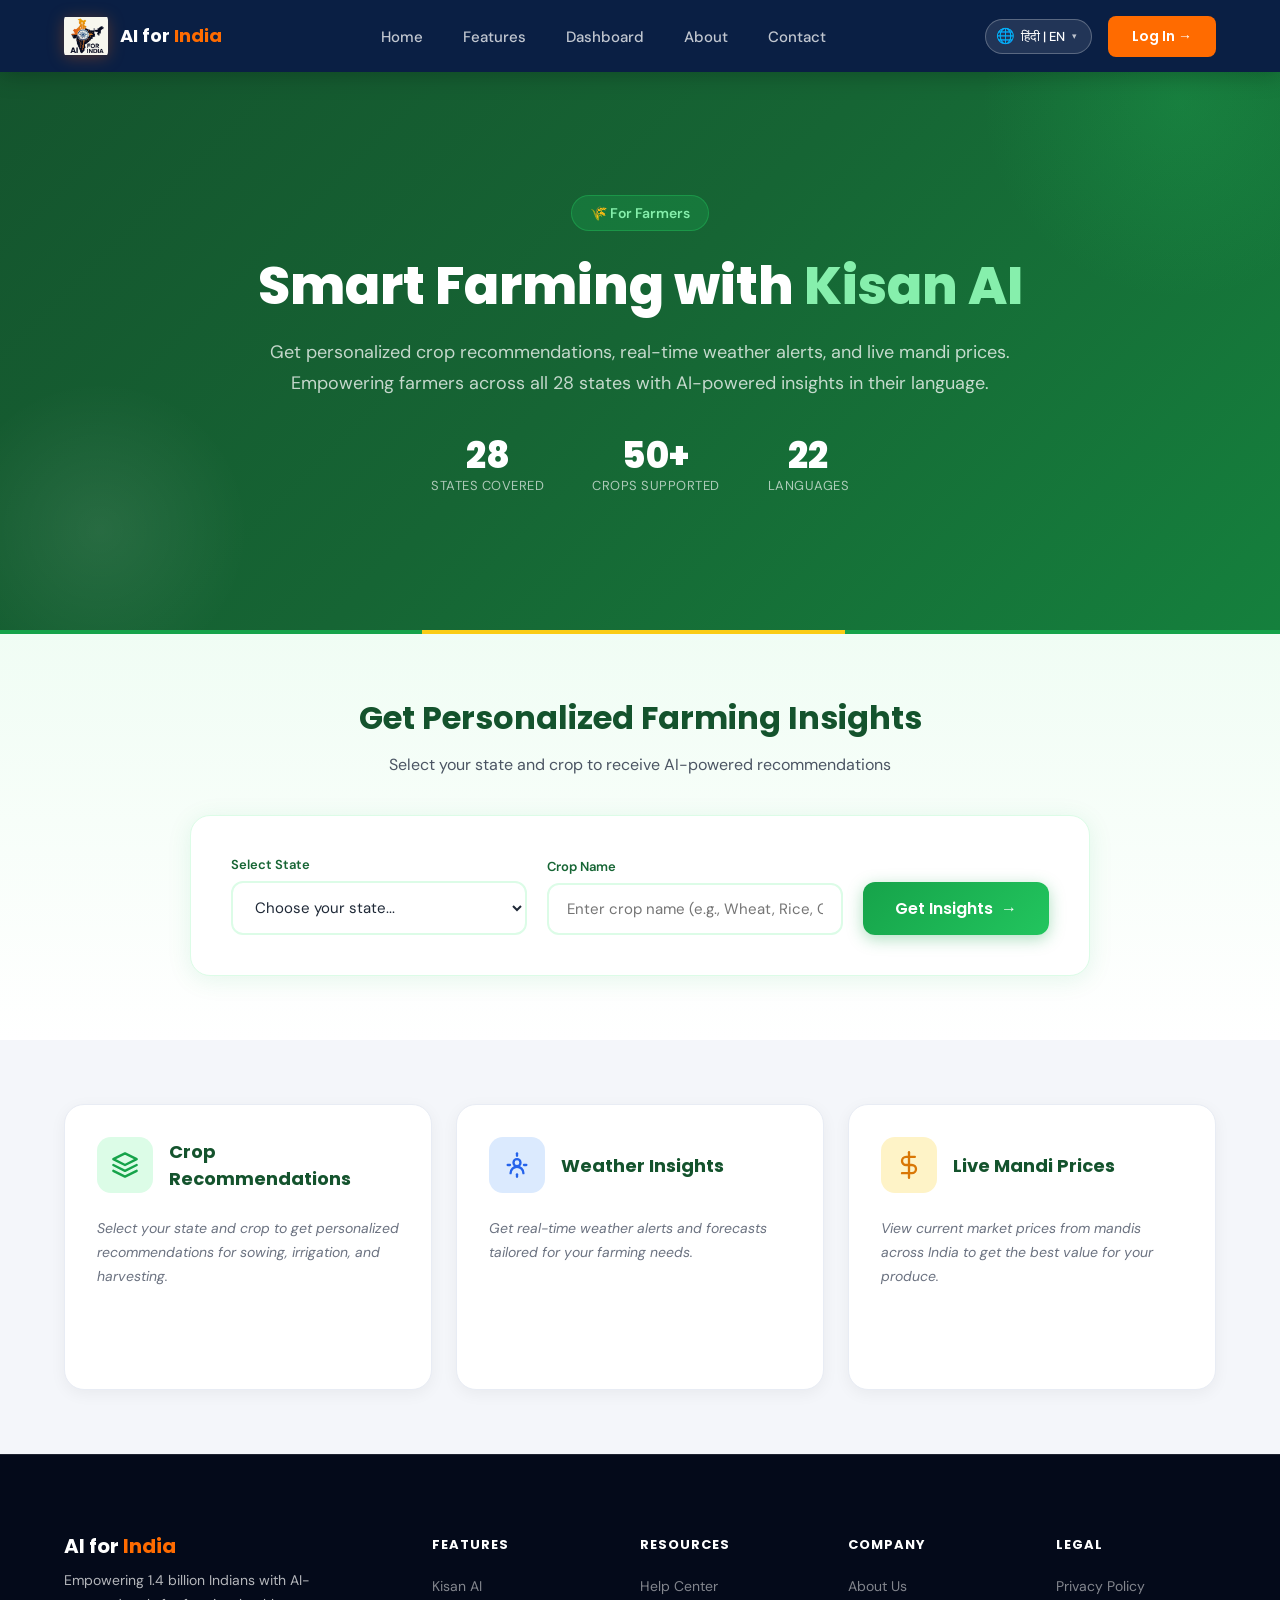
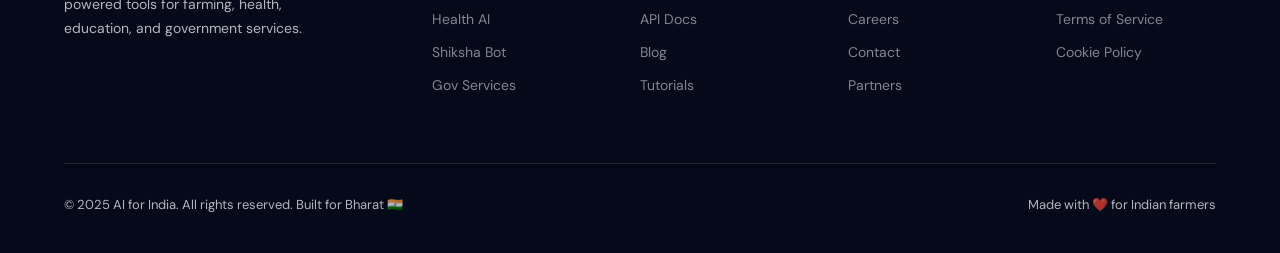
<file: kisan-ai.html>
<!DOCTYPE html>
<html lang="en">
<head>
<meta charset="UTF-8">
<meta name="viewport" content="width=device-width, initial-scale=1.0">
<title>Kisan AI - Smart Farming Assistant | AI for India</title>
<link href="https://fonts.googleapis.com/css2?family=Poppins:wght@400;500;600;700;800;900&family=DM+Sans:wght@400;500;600&display=swap" rel="stylesheet">
<link rel="icon" type="image/png" href="image.png">
<link rel="stylesheet" href="style.css">
<style>
/* Mandi Table Styles */
.kisan-mandi-table-wrapper {
    overflow-x: auto;
    margin: 0 -16px;
    padding: 0 16px;
}

.kisan-mandi-table {
    width: 100%;
    border-collapse: collapse;
    font-size: 13px;
}

.kisan-mandi-table th,
.kisan-mandi-table td {
    padding: 10px 8px;
    text-align: left;
    border-bottom: 1px solid #e5e7eb;
}

.kisan-mandi-table th {
    font-weight: 600;
    color: #14532d;
    background: #f0fdf4;
    font-size: 12px;
    text-transform: uppercase;
    letter-spacing: 0.5px;
}

.kisan-mandi-table td {
    color: #374151;
}

.kisan-mandi-table tr:hover td {
    background: #f9fafb;
}

.trend-indicator {
    font-size: 11px;
    margin-left: 4px;
}

.trend-up { color: #16a34a; font-weight: 600; }
.trend-down { color: #dc2626; font-weight: 600; }
.trend-stable { color: #6b7280; }

/* Recommendation Styles */
.kisan-rec-climate {
    background: linear-gradient(90deg, #dbeafe, transparent);
    border-left: 3px solid #3b82f6;
    padding: 12px 16px;
    margin: 0 -16px 16px;
}

.kisan-rec-label {
    font-size: 11px;
    text-transform: uppercase;
    letter-spacing: 0.5px;
    color: #6b7280;
    font-weight: 600;
    margin-bottom: 4px;
}

.kisan-rec-value {
    font-size: 14px;
    color: #1e40af;
    font-weight: 500;
}

.kisan-rec-badge {
    padding: 10px 14px;
    border-radius: 8px;
    font-size: 13px;
    font-weight: 600;
    margin: 16px 0;
    display: flex;
    align-items: center;
    gap: 8px;
}

.kisan-rec-badge.success {
    background: #dcfce7;
    color: #166534;
    border: 1px solid #86efac;
}

.kisan-rec-badge.warning {
    background: #fef3c7;
    color: #92400e;
    border: 1px solid #fcd34d;
}

.kisan-rec-section {
    margin: 16px 0;
    padding-top: 16px;
    border-top: 1px solid #e5e7eb;
}

.kisan-rec-title {
    font-size: 13px;
    font-weight: 600;
    color: #374151;
    margin-bottom: 10px;
}

.kisan-rec-tags {
    display: flex;
    flex-wrap: wrap;
    gap: 6px;
}

.kisan-tag {
    background: #f0fdf4;
    color: #166534;
    padding: 4px 10px;
    border-radius: 100px;
    font-size: 12px;
    border: 1px solid #86efac;
}

.kisan-rec-tips {
    margin-top: 16px;
    padding-top: 16px;
    border-top: 1px solid #e5e7eb;
}

.kisan-rec-tips ul {
    margin: 0;
    padding-left: 18px;
    font-size: 13px;
    color: #4b5563;
    line-height: 1.7;
}

.kisan-rec-tips li {
    margin-bottom: 6px;
}

/* Weather Alert */
.kisan-weather-alert {
    background: linear-gradient(90deg, #fef3c7, #fffbeb);
    border-left: 3px solid #f59e0b;
    padding: 10px 14px;
    margin: 0 -16px 16px;
    font-size: 13px;
    color: #92400e;
    font-weight: 500;
    display: flex;
    align-items: center;
    gap: 8px;
}

/* Weather Loading */
.kisan-weather-loading {
    display: flex;
    flex-direction: column;
    align-items: center;
    justify-content: center;
    padding: 40px 20px;
    color: #6b7280;
    font-size: 14px;
    gap: 12px;
}

.kisan-loading-spinner {
    width: 32px;
    height: 32px;
    border: 3px solid #dcfce7;
    border-top-color: #16a34a;
    border-radius: 50%;
    animation: kisan-spin 1s linear infinite;
}

@keyframes kisan-spin {
    to { transform: rotate(360deg); }
}

/* Weather Main Display */
.kisan-weather-main {
    display: flex;
    align-items: center;
    gap: 16px;
    margin-bottom: 20px;
    padding-bottom: 20px;
    border-bottom: 1px solid #e5e7eb;
}

.kisan-weather-icon-large {
    font-size: 48px;
    line-height: 1;
}

.kisan-weather-info {
    display: flex;
    flex-direction: column;
    gap: 2px;
}

.kisan-weather-season {
    font-size: 12px;
    color: #16a34a;
    font-weight: 600;
    text-transform: uppercase;
    letter-spacing: 0.5px;
    background: #f0fdf4;
    padding: 2px 8px;
    border-radius: 100px;
    width: fit-content;
    margin-top: 4px;
}

/* Weather Stats Grid */
.kisan-weather-stats {
    display: grid;
    grid-template-columns: repeat(2, 1fr);
    gap: 12px;
    margin-bottom: 20px;
}

.kisan-weather-stat {
    background: #f9fafb;
    border-radius: 10px;
    padding: 12px;
    display: flex;
    flex-direction: column;
    gap: 4px;
}

.kisan-weather-stat-label {
    font-size: 12px;
    color: #6b7280;
}

.kisan-weather-stat-value {
    font-size: 16px;
    font-weight: 600;
    color: #1f2937;
}

/* Weather Farm Tip */
.kisan-weather-farm-tip {
    background: linear-gradient(135deg, #f0fdf4 0%, #dcfce7 100%);
    border: 1px solid #86efac;
    border-radius: 12px;
    padding: 16px;
    display: flex;
    gap: 12px;
    margin-bottom: 16px;
}

.kisan-weather-farm-icon {
    font-size: 24px;
    flex-shrink: 0;
}

.kisan-weather-farm-content {
    flex: 1;
}

.kisan-weather-farm-title {
    font-size: 13px;
    font-weight: 700;
    color: #166534;
    margin-bottom: 4px;
}

.kisan-weather-farm-text {
    font-size: 13px;
    color: #374151;
    line-height: 1.5;
}

/* Weather Source */
.kisan-weather-source {
    display: flex;
    justify-content: space-between;
    align-items: center;
    font-size: 11px;
    color: #9ca3af;
    padding-top: 12px;
    border-top: 1px solid #e5e7eb;
}

.kisan-weather-updated {
    font-style: italic;
}

/* Weather Error */
.kisan-weather-error {
    display: flex;
    align-items: center;
    justify-content: center;
    gap: 8px;
    padding: 30px;
    color: #dc2626;
    font-size: 14px;
    background: #fef2f2;
    border-radius: 10px;
    border: 1px solid #fecaca;
}

/* Mobile responsive for weather */
@media (max-width: 480px) {
    .kisan-weather-stats {
        grid-template-columns: 1fr;
    }
    
    .kisan-weather-main {
        flex-direction: column;
        text-align: center;
    }
    
    .kisan-weather-icon-large {
        font-size: 40px;
    }
    
    .kisan-weather-info {
        align-items: center;
    }
}
</style>
</head>
<body>

<!-- NAVBAR -->
<nav>
  <a href="index.html" class="nav-logo">
  <img src="image.png">  
  <div class="logo-text">AI for <span>India</span></div>
  </a>
  <ul class="nav-links">
    <li><a href="index.html">Home</a></li>
    <li><a href="index.html#features">Features</a></li>
    <li><a href="#">Dashboard</a></li>
    <li><a href="#">About</a></li>
    <li><a href="#">Contact</a></li>
  </ul>
  <div class="nav-right">
    <div class="nav-lang-wrap">
      <div class="lang-toggle" id="langToggle" onclick="toggleLangDropdown()">
        <span style="font-size:15px;line-height:1;">🌐</span>
        <span id="langLabel">हिंदी | EN</span>
        <span class="lang-arrow">▾</span>
      </div>
      <div class="lang-dropdown" id="langDropdown">
        <div class="lang-dropdown-item selected" onclick="switchLang('EN','हिंदी | EN',this)">English <span class="lang-check">✓</span></div>
        <div class="lang-dropdown-item" onclick="switchLang('HI','हिंदी | EN',this)">हिंदी (Hindi)</div>
        <div class="lang-dropdown-item" onclick="switchLang('TA','தமிழ் | EN',this)">தமிழ் (Tamil)</div>
        <div class="lang-dropdown-item" onclick="switchLang('TE','తెలుగు | EN',this)">తెలుగు (Telugu)</div>
        <div class="lang-dropdown-item" onclick="switchLang('BN','বাংলা | EN',this)">বাংলা (Bengali)</div>
        <div class="lang-dropdown-item" onclick="switchLang('MR','मराठी | EN',this)">मराठी (Marathi)</div>
      </div>
    </div>
    <button class="btn-login" onclick="openModal()">Log In →</button>
  </div>
  <button class="hamburger" id="hamburger" onclick="toggleMenu()" aria-label="Open menu">
    <span></span><span></span><span></span>
  </button>
</nav>

<!-- MOBILE DRAWER -->
<div class="mobile-drawer" id="mobileDrawer">
  <a href="index.html" onclick="toggleMenu()">Home</a>
  <a href="index.html#features" onclick="toggleMenu()">Features</a>
  <a href="#" onclick="toggleMenu()">Dashboard</a>
  <a href="#" onclick="toggleMenu()">About</a>
  <a href="#" onclick="toggleMenu()">Contact</a>
  <button class="drawer-login" onclick="toggleMenu();openModal()">Log In →</button>
</div>

<!-- KISAN AI HERO -->
<section class="kisan-hero">
  <div class="kisan-hero-content">
    <div class="kisan-badge">🌾 For Farmers</div>
    <h1>Smart Farming with <span>Kisan AI</span></h1>
    <p class="kisan-subtitle">Get personalized crop recommendations, real-time weather alerts, and live mandi prices. Empowering farmers across all 28 states with AI-powered insights in their language.</p>
    <div class="kisan-stats">
      <div class="kisan-stat">
        <span class="kisan-stat-num">28</span>
        <span class="kisan-stat-label">States Covered</span>
      </div>
      <div class="kisan-stat">
        <span class="kisan-stat-num">50+</span>
        <span class="kisan-stat-label">Crops Supported</span>
      </div>
      <div class="kisan-stat">
        <span class="kisan-stat-num">22</span>
        <span class="kisan-stat-label">Languages</span>
      </div>
    </div>
  </div>
</section>

<!-- INPUT SECTION -->
<section class="kisan-input-section">
  <div class="kisan-input-container">
    <h2 class="kisan-input-title">Get Personalized Farming Insights</h2>
    <p class="kisan-input-subtitle">Select your state and crop to receive AI-powered recommendations</p>
    
    <div class="kisan-form">
      <div class="kisan-form-group">
        <label for="state-select">Select State</label>
        <select id="state-select" class="kisan-select">
          <option value="">Choose your state...</option>
          <option value="andhra-pradesh">Andhra Pradesh</option>
          <option value="arunachal-pradesh">Arunachal Pradesh</option>
          <option value="assam">Assam</option>
          <option value="bihar">Bihar</option>
          <option value="chhattisgarh">Chhattisgarh</option>
          <option value="goa">Goa</option>
          <option value="gujarat">Gujarat</option>
          <option value="haryana">Haryana</option>
          <option value="himachal-pradesh">Himachal Pradesh</option>
          <option value="jharkhand">Jharkhand</option>
          <option value="karnataka">Karnataka</option>
          <option value="kerala">Kerala</option>
          <option value="madhya-pradesh">Madhya Pradesh</option>
          <option value="maharashtra">Maharashtra</option>
          <option value="manipur">Manipur</option>
          <option value="meghalaya">Meghalaya</option>
          <option value="mizoram">Mizoram</option>
          <option value="nagaland">Nagaland</option>
          <option value="odisha">Odisha</option>
          <option value="punjab">Punjab</option>
          <option value="rajasthan">Rajasthan</option>
          <option value="sikkim">Sikkim</option>
          <option value="tamil-nadu">Tamil Nadu</option>
          <option value="telangana">Telangana</option>
          <option value="tripura">Tripura</option>
          <option value="uttar-pradesh">Uttar Pradesh</option>
          <option value="uttarakhand">Uttarakhand</option>
          <option value="west-bengal">West Bengal</option>
        </select>
      </div>
      
      <div class="kisan-form-group">
        <label for="crop-input">Crop Name</label>
        <input type="text" id="crop-input" class="kisan-input" placeholder="Enter crop name (e.g., Wheat, Rice, Cotton)">
      </div>
      
      <button class="kisan-btn-primary" onclick="getInsights()">
        <span>Get Insights</span>
        <span class="kisan-btn-icon">→</span>
      </button>
    </div>
  </div>
</section>

<!-- RESULT CARDS SECTION -->
<section class="kisan-results-section">
  <div class="kisan-results-container">
    <!-- Crop Recommendations Card -->
    <div class="kisan-card" id="crop-card">
      <div class="kisan-card-header">
        <div class="kisan-card-icon icon-crop">
          <svg width="28" height="28" viewBox="0 0 24 24" fill="none" stroke="currentColor" stroke-width="2" stroke-linecap="round" stroke-linejoin="round">
            <path d="M12 2L2 7l10 5 10-5-10-5z"></path>
            <path d="M2 17l10 5 10-5"></path>
            <path d="M2 12l10 5 10-5"></path>
          </svg>
        </div>
        <h3 class="kisan-card-title">Crop Recommendations</h3>
      </div>
      <div class="kisan-card-content">
        <p class="kisan-card-empty">Select your state and crop to get personalized recommendations for sowing, irrigation, and harvesting.</p>
        <div class="kisan-card-data" style="display: none;">
          <div class="kisan-data-item">
            <span class="kisan-data-label">Best Sowing Time</span>
            <span class="kisan-data-value" id="sowing-time">-</span>
          </div>
          <div class="kisan-data-item">
            <span class="kisan-data-label">Water Requirement</span>
            <span class="kisan-data-value" id="water-req">-</span>
          </div>
          <div class="kisan-data-item">
            <span class="kisan-data-label">Expected Yield</span>
            <span class="kisan-data-value" id="expected-yield">-</span>
          </div>
        </div>
      </div>
    </div>
    
    <!-- Weather Insights Card -->
    <div class="kisan-card" id="weather-card">
      <div class="kisan-card-header">
        <div class="kisan-card-icon icon-weather">
          <svg width="28" height="28" viewBox="0 0 24 24" fill="none" stroke="currentColor" stroke-width="2" stroke-linecap="round" stroke-linejoin="round">
            <path d="M17.5 19c0-3.037-2.463-5.5-5.5-5.5S6.5 15.963 6.5 19"></path>
            <circle cx="12" cy="10" r="3"></circle>
            <path d="M12 2v2"></path>
            <path d="M12 22v-2"></path>
            <path d="M20 12h-2"></path>
            <path d="M6 12H4"></path>
          </svg>
        </div>
        <h3 class="kisan-card-title">Weather Insights</h3>
      </div>
      <div class="kisan-card-content">
        <p class="kisan-card-empty">Get real-time weather alerts and forecasts tailored for your farming needs.</p>
        <div class="kisan-card-data" style="display: none;">
          <div class="kisan-weather-main">
            <span class="kisan-weather-temp" id="weather-temp">-</span>
            <span class="kisan-weather-condition" id="weather-condition">-</span>
          </div>
          <div class="kisan-data-item">
            <span class="kisan-data-label">Rainfall Forecast</span>
            <span class="kisan-data-value" id="rainfall">-</span>
          </div>
          <div class="kisan-data-item">
            <span class="kisan-data-label">Humidity</span>
            <span class="kisan-data-value" id="humidity">-</span>
          </div>
        </div>
      </div>
    </div>
    
    <!-- Live Mandi Prices Card -->
    <div class="kisan-card" id="mandi-card">
      <div class="kisan-card-header">
        <div class="kisan-card-icon icon-mandi">
          <svg width="28" height="28" viewBox="0 0 24 24" fill="none" stroke="currentColor" stroke-width="2" stroke-linecap="round" stroke-linejoin="round">
            <line x1="12" y1="1" x2="12" y2="23"></line>
            <path d="M17 5H9.5a3.5 3.5 0 0 0 0 7h5a3.5 3.5 0 0 1 0 7H6"></path>
          </svg>
        </div>
        <h3 class="kisan-card-title">Live Mandi Prices</h3>
      </div>
      <div class="kisan-card-content">
        <p class="kisan-card-empty">View current market prices from mandis across India to get the best value for your produce.</p>
        <div class="kisan-card-data" style="display: none;">
          <div class="kisan-data-item kisan-price-highlight">
            <span class="kisan-data-label">Current Price</span>
            <span class="kisan-data-value kisan-price" id="current-price">-</span>
          </div>
          <div class="kisan-data-item">
            <span class="kisan-data-label">Price Trend</span>
            <span class="kisan-data-value" id="price-trend">-</span>
          </div>
          <div class="kisan-data-item">
            <span class="kisan-data-label">Nearest Mandi</span>
            <span class="kisan-data-value" id="nearest-mandi">-</span>
          </div>
        </div>
      </div>
    </div>
  </div>
</section>

<!-- FOOTER -->
<footer>
  <div class="footer-top">
    <div class="footer-brand">
      <div class="logo-text">AI for <span>India</span></div>
      <p class="footer-tagline">Empowering 1.4 billion Indians with AI-powered tools for farming, health, education, and government services.</p>
    </div>
    <div class="footer-col">
      <h5>Features</h5>
      <ul>
        <li><a href="kisan-ai.html">Kisan AI</a></li>
        <li><a href="#">Health AI</a></li>
        <li><a href="#">Shiksha Bot</a></li>
        <li><a href="#">Gov Services</a></li>
      </ul>
    </div>
    <div class="footer-col">
      <h5>Resources</h5>
      <ul>
        <li><a href="#">Help Center</a></li>
        <li><a href="#">API Docs</a></li>
        <li><a href="#">Blog</a></li>
        <li><a href="#">Tutorials</a></li>
      </ul>
    </div>
    <div class="footer-col">
      <h5>Company</h5>
      <ul>
        <li><a href="#">About Us</a></li>
        <li><a href="#">Careers</a></li>
        <li><a href="#">Contact</a></li>
        <li><a href="#">Partners</a></li>
      </ul>
    </div>
    <div class="footer-col">
      <h5>Legal</h5>
      <ul>
        <li><a href="#">Privacy Policy</a></li>
        <li><a href="#">Terms of Service</a></li>
        <li><a href="#">Cookie Policy</a></li>
      </ul>
    </div>
  </div>
  <div class="footer-bottom">
    <p>© 2025 AI for India. All rights reserved. Built for Bharat 🇮🇳</p>
    <p>Made with ❤️ for Indian farmers</p>
  </div>
</footer>

<!-- LOGIN MODAL -->
<div class="modal-overlay" id="modalOverlay" onclick="closeModal(event)">
  <div class="modal" onclick="event.stopPropagation()">
    <button class="modal-close" onclick="closeModal()">×</button>
    <div class="modal-logo">
      <img src="image.png" alt="Logo">
      <span class="modal-logo-text">AI for <span>India</span></span>
    </div>
    <h2>Welcome Back</h2>
    <p class="modal-sub">Log in to access your personalized farming dashboard</p>
    
    <div class="modal-tabs">
      <button class="modal-tab active" onclick="switchTab(this, 'phone')">Phone</button>
      <button class="modal-tab" onclick="switchTab(this, 'email')">Email</button>
    </div>
    
    <div id="phone-tab">
      <div class="modal-field">
        <label>Phone Number</label>
        <input type="tel" placeholder="+91 98765 43210">
      </div>
    </div>
    
    <div id="email-tab" style="display:none">
      <div class="modal-field">
        <label>Email Address</label>
        <input type="email" placeholder="farmer@example.com">
      </div>
      <div class="modal-field">
        <label>Password</label>
        <input type="password" placeholder="••••••••">
      </div>
    </div>
    
    <button class="modal-btn">Continue →</button>
    
    <div class="modal-or">or continue with</div>
    
    <div class="modal-social">
      <button class="modal-social-btn">Google</button>
      <button class="modal-social-btn">PhonePe</button>
    </div>
    
    <p class="modal-footer-text">Don't have an account? <a>Register free</a></p>
  </div>
</div>

<script src="kisan-logic.js"></script>
<script>
// Language Dropdown
function toggleLangDropdown() {
  document.getElementById('langDropdown').classList.toggle('open');
}

function switchLang(lang, label, el) {
  document.getElementById('langLabel').textContent = label;
  document.querySelectorAll('.lang-dropdown-item').forEach(i => i.classList.remove('selected'));
  el.classList.add('selected');
  toggleLangDropdown();
}

// Mobile Menu
function toggleMenu() {
  const hamburger = document.getElementById('hamburger');
  const drawer = document.getElementById('mobileDrawer');
  hamburger.classList.toggle('open');
  drawer.classList.toggle('open');
}

// Modal
function openModal() {
  document.getElementById('modalOverlay').classList.add('open');
}

function closeModal(e) {
  if (!e || e.target.id === 'modalOverlay') {
    document.getElementById('modalOverlay').classList.remove('open');
  }
}

function switchTab(btn, tab) {
  document.querySelectorAll('.modal-tab').forEach(t => t.classList.remove('active'));
  btn.classList.add('active');
  document.getElementById('phone-tab').style.display = tab === 'phone' ? 'block' : 'none';
  document.getElementById('email-tab').style.display = tab === 'email' ? 'block' : 'none';
}

// Get Insights - calls the logic from kisan-logic.js
function getInsights() {
  // Call the main function from kisan-logic.js
  if (typeof getKisanInsights === 'function') {
    getKisanInsights();
  } else {
    // Fallback if script not loaded
    const state = document.getElementById('state-select').value;
    const crop = document.getElementById('crop-input').value;
    
    if (!state || !crop) {
      alert('Please select your state and enter a crop name');
      return;
    }
    
    document.querySelectorAll('.kisan-card-empty').forEach(el => el.style.display = 'none');
    document.querySelectorAll('.kisan-card-data').forEach(el => el.style.display = 'block');
  }
}

// Close dropdown on outside click
document.addEventListener('click', function(e) {
  if (!e.target.closest('.nav-lang-wrap')) {
    document.getElementById('langDropdown').classList.remove('open');
  }
});
</script>

</body>
</html>
</file>
<file: style.css>
:root {
        --navy: #0A1F44;
        --navy-light: #0f2a5c;
        --saffron: #FF6B00;
        --saffron-dark: #cc5500;
        --saffron-light: #FFF4EC;
        --white: #FFFFFF;
        --grey-text: #8A94A6;
        --grey-light: #F4F6FA;
        --border: #E8ECF4;
        --india-green: #138808;
    }

    * { margin: 0; padding: 0; box-sizing: border-box; }

    html { scroll-behavior: smooth; }

    body {
        font-family: 'DM Sans', sans-serif;
        background: var(--white);
        color: var(--navy);
        overflow-x: hidden;
    }

    h1,h2,h3,h4,h5 { font-family: 'Poppins', sans-serif; }

    /* ─── NAVBAR ─── */
    nav {
        position: fixed;
        top: 0; left: 0; right: 0;
        z-index: 1000;
        background: var(--navy);
        display: flex;
        align-items: center;
        justify-content: space-between;
        padding: 0 64px;
        height: 72px;
        box-shadow: 0 2px 24px rgba(0,0,0,0.25);
        transition: box-shadow 0.3s;
    }

    .nav-logo {
        display: flex;
        align-items: center;
        gap: 12px;
        text-decoration: none;
    }

    .nav-logo img {
    height: 44px;
    width: 44px;
    object-fit: contain;
    border-radius: 6px;
    transition: transform 0.3s;
    filter: drop-shadow(0 2px 8px rgba(255,107,0,0.3));
    }
    .nav-logo:hover img { transform: scale(1.08); }

    .logo-text {
        font-family: 'Poppins', sans-serif;
        font-weight: 700;
        font-size: 18px;
        color: var(--white);
        line-height: 1.1;
    }
    .logo-text span { color: var(--saffron); }

    .nav-links {
        display: flex;
        gap: 40px;
        list-style: none;
    }
    .nav-links a {
        color: rgba(255,255,255,0.75);
        text-decoration: none;
        font-size: 15px;
        font-weight: 500;
        transition: color 0.2s;
        position: relative;
        padding-bottom: 4px;
    }
    .nav-links a::after {
        content: '';
        position: absolute;
        bottom: 0; left: 0;
        width: 0; height: 2px;
        background: var(--saffron);
        transition: width 0.3s;
        border-radius: 2px;
    }
    .nav-links a:hover { color: var(--white); }
    .nav-links a:hover::after { width: 100%; }

    .nav-right {
        display: flex;
        align-items: center;
        gap: 16px;
    }

    .lang-toggle {
        display: flex;
        align-items: center;
        gap: 6px;
        background: rgba(255,255,255,0.1);
        border: 1px solid rgba(255,255,255,0.25);
        border-radius: 100px;
        padding: 8px 14px 8px 10px;
        color: var(--white);
        font-size: 13px;
        font-weight: 500;
        cursor: pointer;
        transition: background 0.2s;
        user-select: none;
        white-space: nowrap;
    }
    .lang-toggle:hover { background: rgba(255,255,255,0.18); }
    .globe-icon { width: 16px; height: 16px; flex-shrink: 0; opacity: 0.9; }
    .lang-arrow { font-size: 9px; opacity: 0.7; margin-left: 1px; }

    .btn-login {
        background: var(--saffron);
        color: var(--white);
        border: none;
        border-radius: 8px;
        padding: 10px 24px;
        font-family: 'Poppins', sans-serif;
        font-weight: 600;
        font-size: 14px;
        cursor: pointer;
        transition: background 0.2s, transform 0.15s;
    }
    .btn-login:hover { background: var(--saffron-dark); transform: translateY(-1px); }

    /* ─── ANNOUNCEMENT BANNER ─── */
    .announcement {
        position: fixed;
        top: 72px; left: 0; right: 0;
        z-index: 999;
        background: linear-gradient(90deg, var(--saffron), #ff8c42);
        color: var(--white);
        text-align: center;
        padding: 10px 64px;
        font-size: 13px;
        font-weight: 500;
        display: flex;
        align-items: center;
        justify-content: center;
        gap: 12px;
    }
    .announcement-close {
        position: absolute;
        right: 24px;
        cursor: pointer;
        opacity: 0.8;
        font-size: 18px;
        transition: opacity 0.2s;
    }
    .announcement-close:hover { opacity: 1; }

    /* ─── HERO ─── */
    .hero {
        background: var(--navy);
        min-height: 100vh;
        padding: 184px 64px 96px;
        display: flex;
        align-items: center;
        justify-content: space-between;
        gap: 64px;
        position: relative;
        overflow: hidden;
    }

    .hero::before {
        content: '';
        position: absolute;
        top: -200px; right: -200px;
        width: 600px; height: 600px;
        background: radial-gradient(circle, rgba(255,107,0,0.12) 0%, transparent 70%);
        pointer-events: none;
    }

    .hero::after {
        content: '';
        position: absolute;
        bottom: -100px; left: -100px;
        width: 400px; height: 400px;
        background: radial-gradient(circle, rgba(19,136,8,0.08) 0%, transparent 70%);
        pointer-events: none;
    }

    .hero-left {
        flex: 1;
        max-width: 560px;
        z-index: 1;
    }

    .hero-badge {
        display: inline-flex;
        align-items: center;
        gap: 8px;
        background: rgba(255,107,0,0.15);
        border: 1px solid rgba(255,107,0,0.4);
        border-radius: 100px;
        padding: 8px 16px;
        font-size: 13px;
        font-weight: 600;
        color: var(--saffron);
        margin-bottom: 32px;
        animation: fadeInUp 0.6s ease both;
    }

    .hero h1 {
        font-size: 62px;
        font-weight: 800;
        line-height: 1.1;
        color: var(--white);
        margin-bottom: 24px;
        animation: fadeInUp 0.6s 0.1s ease both;
    }
    .hero h1 span { color: var(--saffron); }

    .hero-subtitle {
        font-size: 18px;
        color: rgba(255,255,255,0.65);
        line-height: 1.7;
        margin-bottom: 40px;
        animation: fadeInUp 0.6s 0.2s ease both;
    }

    .hero-btns {
        display: flex;
        gap: 16px;
        animation: fadeInUp 0.6s 0.3s ease both;
    }

    .btn-primary {
        background: var(--saffron);
        color: var(--white);
        border: none;
        border-radius: 8px;
        padding: 16px 32px;
        font-family: 'Poppins', sans-serif;
        font-weight: 600;
        font-size: 16px;
        cursor: pointer;
        transition: background 0.2s, transform 0.15s, box-shadow 0.2s;
        box-shadow: 0 4px 20px rgba(255,107,0,0.35);
    }
    .btn-primary:hover {
        background: var(--saffron-dark);
        transform: translateY(-2px);
        box-shadow: 0 8px 32px rgba(255,107,0,0.45);
    }

    .btn-secondary {
        background: transparent;
        color: var(--white);
        border: 2px solid rgba(255,255,255,0.4);
        border-radius: 8px;
        padding: 14px 32px;
        font-family: 'Poppins', sans-serif;
        font-weight: 600;
        font-size: 16px;
        cursor: pointer;
        transition: border-color 0.2s, background 0.2s, transform 0.15s;
        display: flex;
        align-items: center;
        gap: 8px;
    }
    .btn-secondary:hover {
        border-color: var(--white);
        background: rgba(255,255,255,0.08);
        transform: translateY(-2px);
    }

    .play-icon {
        width: 28px; height: 28px;
        background: var(--white);
        border-radius: 50%;
        display: flex; align-items: center; justify-content: center;
    }
    .play-icon::after {
        content: '';
        border-left: 9px solid var(--navy);
        border-top: 6px solid transparent;
        border-bottom: 6px solid transparent;
        margin-left: 2px;
    }

    /* Hero Right - Phone Mockup */
    .hero-right {
        flex: 0 0 480px;
        z-index: 1;
        animation: fadeInRight 0.8s 0.2s ease both;
    }

    .phone-mockup {
        background: rgba(255,255,255,0.06);
        border: 1px solid rgba(255,255,255,0.15);
        border-radius: 32px;
        padding: 24px;
        backdrop-filter: blur(10px);
        position: relative;
    }

    .phone-top-bar {
        display: flex;
        align-items: center;
        gap: 12px;
        margin-bottom: 20px;
        padding-bottom: 16px;
        border-bottom: 1px solid rgba(255,255,255,0.1);
    }
    .phone-avatar {
        width: 40px; height: 40px;
        background: var(--saffron);
        border-radius: 50%;
        display: flex; align-items: center; justify-content: center;
        font-size: 18px;
    }
    .phone-title { color: var(--white); font-weight: 600; font-size: 15px; }
    .phone-subtitle { color: rgba(255,255,255,0.5); font-size: 12px; }
    .online-dot {
        width: 8px; height: 8px;
        background: #22c55e;
        border-radius: 50%;
        margin-left: auto;
        box-shadow: 0 0 8px #22c55e;
        animation: pulse 2s infinite;
    }

    .chat-bubble {
        border-radius: 16px;
        padding: 12px 16px;
        font-size: 14px;
        margin-bottom: 12px;
        line-height: 1.5;
        max-width: 85%;
    }
    .chat-bubble.ai {
        background: rgba(255,255,255,0.1);
        color: var(--white);
        border-bottom-left-radius: 4px;
    }
    .chat-bubble.user {
        background: var(--saffron);
        color: var(--white);
        margin-left: auto;
        border-bottom-right-radius: 4px;
    }
    .chat-bubble.hindi { font-size: 15px; }

    .chat-input-bar {
        display: flex;
        align-items: center;
        gap: 8px;
        background: rgba(255,255,255,0.1);
        border-radius: 12px;
        padding: 10px 16px;
        margin-top: 16px;
    }
    .chat-input-text { color: rgba(255,255,255,0.4); font-size: 13px; flex: 1; }
    .chat-send-btn {
        width: 32px; height: 32px;
        background: var(--saffron);
        border-radius: 8px;
        display: flex; align-items: center; justify-content: center;
        cursor: pointer;
        font-size: 14px;
    }

    /* India flag accent */
    .india-stripe {
        height: 4px;
        background: linear-gradient(90deg, var(--saffron) 33.3%, var(--white) 33.3%, var(--white) 66.6%, var(--india-green) 66.6%);
        border-radius: 2px;
        margin-bottom: 20px;
    }

    /* ─── STATS BAR ─── */
    .stats-bar {
        background: linear-gradient(135deg, var(--saffron) 0%, #e85d00 100%);
        padding: 48px 64px;
        display: flex;
        justify-content: space-around;
        align-items: center;
        position: relative;
        overflow: hidden;
    }
    .stats-bar::before {
        content: '';
        position: absolute;
        inset: 0;
        background: url("data:image/svg+xml,%3Csvg width='60' height='60' viewBox='0 0 60 60' xmlns='http://www.w3.org/2000/svg'%3E%3Cg fill='none' fill-rule='evenodd'%3E%3Cg fill='%23ffffff' fill-opacity='0.05'%3E%3Ccircle cx='30' cy='30' r='2'/%3E%3C/g%3E%3C/g%3E%3C/svg%3E");
        pointer-events: none;
    }

    .stat-item {
        text-align: center;
        flex: 1;
        position: relative;
    }
    .stat-item:not(:last-child)::after {
        content: '';
        position: absolute;
        right: 0; top: 50%;
        transform: translateY(-50%);
        height: 48px;
        width: 1px;
        background: rgba(255,255,255,0.4);
    }
    .stat-number {
        font-family: 'Poppins', sans-serif;
        font-size: 40px;
        font-weight: 800;
        color: var(--white);
        line-height: 1;
        margin-bottom: 6px;
    }
    .stat-label {
        font-size: 14px;
        font-weight: 500;
        color: rgba(255,255,255,0.85);
        text-transform: uppercase;
        letter-spacing: 0.5px;
    }

    /* ─── FEATURES ─── */
    .features {
        background: var(--grey-light);
        padding: 96px 64px;
        position: relative;
        overflow: hidden;
    }
    .features::before {
        content: '';
        position: absolute;
        top: 0; left: 0; right: 0;
        height: 4px;
        background: linear-gradient(90deg, var(--saffron) 33%, white 33%, white 66%, var(--india-green) 66%);
        background-size: 300% 100%;
        animation: flagSlide 4s linear infinite;
    }
    @keyframes flagSlide {
        0%   { background-position: 100% 0; }
        100% { background-position: -100% 0; }
    }
    .features::after {
        content: '';
        position: absolute;
        inset: 0;
        background-image: radial-gradient(circle, rgba(10,31,68,0.06) 1px, transparent 1px);
        background-size: 32px 32px;
        pointer-events: none;
    }

    .section-header {
        text-align: center;
        margin-bottom: 56px;
    }
    .section-tag {
        display: inline-block;
        background: var(--saffron-light);
        color: var(--saffron);
        border-radius: 100px;
        padding: 6px 16px;
        font-size: 12px;
        font-weight: 700;
        text-transform: uppercase;
        letter-spacing: 1px;
        margin-bottom: 16px;
    }
    .section-title {
        font-size: 40px;
        font-weight: 800;
        color: var(--navy);
        margin-bottom: 16px;
    }
    .section-subtitle {
        font-size: 17px;
        color: var(--grey-text);
        max-width: 560px;
        margin: 0 auto;
        line-height: 1.7;
    }

    .features-grid {
        display: grid;
        grid-template-columns: repeat(3, 1fr);
        gap: 24px;
    }

    .feature-card {
        background: var(--white);
        border-radius: 20px;
        padding: 32px;
        border: 1px solid var(--border);
        position: relative;
        cursor: pointer;
        transition: transform 0.3s cubic-bezier(0.34,1.56,0.64,1), box-shadow 0.3s, border-color 0.3s;
        overflow: hidden;
        z-index: 1;
    }
    .feature-card::after {
        content: '';
        position: absolute;
        top: 0; left: -100%;
        width: 60%; height: 100%;
        background: linear-gradient(90deg, transparent, rgba(255,107,0,0.06), transparent);
        transition: left 0.5s ease;
        pointer-events: none;
    }
    .feature-card:hover::after { left: 150%; }
    .feature-card::before {
        content: '';
        position: absolute;
        left: 0; top: 0; bottom: 0;
        width: 4px;
        background: linear-gradient(180deg, var(--saffron), #ff8c42);
        border-radius: 4px 0 0 4px;
        transform: scaleY(0);
        transition: transform 0.35s cubic-bezier(0.34,1.56,0.64,1);
        transform-origin: bottom;
    }
    .feature-card:hover {
        transform: translateY(-8px);
        box-shadow: 0 24px 56px rgba(10,31,68,0.13);
        border-color: rgba(255,107,0,0.2);
    }
    .feature-card:hover::before { transform: scaleY(1); }

    .card-badge {
        position: absolute;
        top: 16px; right: 16px;
        background: var(--saffron);
        color: var(--white);
        font-size: 10px;
        font-weight: 700;
        padding: 4px 10px;
        border-radius: 100px;
        text-transform: uppercase;
        letter-spacing: 0.5px;
    }

    .card-icon {
        width: 56px; height: 56px;
        border-radius: 14px;
        display: flex; align-items: center; justify-content: center;
        font-size: 26px;
        margin-bottom: 20px;
        transition: transform 0.3s;
    }
    .feature-card:hover .card-icon { transform: scale(1.1) rotate(-5deg); }

    .icon-green { background: #DCFCE7; }
    .icon-red { background: #FFE4E4; }
    .icon-blue { background: #DBEAFE; }
    .icon-purple { background: #EDE9FE; }
    .icon-yellow { background: #FEF9C3; }
    .icon-teal { background: #CCFBF1; }

    .card-title {
        font-size: 18px;
        font-weight: 700;
        color: var(--navy);
        margin-bottom: 10px;
    }
    .card-desc {
        font-size: 14px;
        color: var(--grey-text);
        line-height: 1.65;
        margin-bottom: 20px;
    }
    .card-link {
        display: inline-flex;
        align-items: center;
        gap: 6px;
        color: var(--saffron);
        font-weight: 600;
        font-size: 14px;
        text-decoration: none;
        transition: gap 0.2s;
    }
    .card-link:hover { gap: 10px; }

    /* ─── TESTIMONIALS ─── */
    .testimonials {
        background: #060f24;
        padding: 96px 64px;
        position: relative;
        overflow: hidden;
    }
    .testimonials::before {
        content: '';
        position: absolute;
        top: -200px; right: -200px;
        width: 600px; height: 600px;
        background: radial-gradient(circle, rgba(255,107,0,0.06) 0%, transparent 70%);
        pointer-events: none;
    }
    .testimonials::after {
        content: '';
        position: absolute;
        bottom: -150px; left: -150px;
        width: 500px; height: 500px;
        background: radial-gradient(circle, rgba(19,136,8,0.05) 0%, transparent 70%);
        pointer-events: none;
    }
    .testimonials .section-tag { background: rgba(255,107,0,0.15); }
    .testimonials .section-title { color: var(--white); }
    .testimonials .section-subtitle { color: rgba(255,255,255,0.5); }

    .testimonials-grid {
        display: grid;
        grid-template-columns: repeat(3, 1fr);
        gap: 24px;
        margin-top: 56px;
        align-items: stretch;
        position: relative;
        z-index: 1;
    }

    .testi-card {
        background: rgba(255,255,255,0.04);
        border-radius: 20px;
        padding: 32px;
        border: 1px solid rgba(255,255,255,0.08);
        transition: transform 0.3s cubic-bezier(0.34,1.56,0.64,1), box-shadow 0.3s, border-color 0.3s;
        position: relative;
        display: flex;
        flex-direction: column;
        backdrop-filter: blur(8px);
        overflow: hidden;
    }
    .testi-card::before {
        content: '';
        position: absolute;
        inset: 0;
        background: linear-gradient(135deg, rgba(255,107,0,0.06) 0%, transparent 60%);
        opacity: 0;
        transition: opacity 0.3s;
    }
    .testi-card:hover {
        transform: translateY(-8px) scale(1.01);
        box-shadow: 0 24px 64px rgba(255,107,0,0.18);
        border-color: rgba(255,107,0,0.35);
    }
    .testi-card:hover::before { opacity: 1; }
    .testi-quote { flex: 1; }

    .quote-icon {
        font-size: 56px;
        color: var(--saffron);
        opacity: 0.25;
        line-height: 1;
        font-family: Georgia, serif;
        margin-bottom: 8px;
    }

    .stars {
        display: flex;
        gap: 3px;
        margin-bottom: 16px;
    }
    .star { color: var(--saffron); font-size: 16px; }
    .star.empty { color: rgba(255,255,255,0.15); }

    .testi-quote {
        font-size: 15px;
        color: rgba(255,255,255,0.75);
        line-height: 1.8;
        margin-bottom: 24px;
        font-style: italic;
    }

    .testi-author {
        display: flex;
        align-items: center;
        gap: 12px;
        padding-top: 20px;
        margin-top: auto;
        border-top: 1px solid rgba(255,255,255,0.1);
    }

    .author-avatar {
        width: 44px; height: 44px;
        border-radius: 50%;
        display: flex; align-items: center; justify-content: center;
        font-family: 'Poppins', sans-serif;
        font-weight: 700;
        font-size: 16px;
        color: var(--white);
        flex-shrink: 0;
        border: 2px solid rgba(255,255,255,0.15);
    }
    .av-orange { background: var(--saffron); }
    .av-navy { background: #1e3a6e; }
    .av-green { background: var(--india-green); }

    .author-name {
        font-weight: 700;
        font-size: 14px;
        color: var(--white);
    }
    .author-loc {
        font-size: 12px;
        color: rgba(255,255,255,0.45);
        margin-top: 2px;
    }
    .verified-badge {
        margin-left: auto;
        background: rgba(34,197,94,0.15);
        color: #4ade80;
        font-size: 11px;
        font-weight: 700;
        padding: 5px 10px;
        border-radius: 100px;
        display: flex;
        align-items: center;
        gap: 4px;
        white-space: nowrap;
        flex-shrink: 0;
        border: 1px solid rgba(34,197,94,0.25);
    }

    /* ─── CTA BANNER ─── */
    .cta-banner {
        background: var(--navy);
        padding: 112px 64px;
        text-align: center;
        position: relative;
        overflow: hidden;
    }
    .cta-banner::before {
        content: '';
        position: absolute;
        top: 50%; left: 50%;
        transform: translate(-50%, -50%);
        width: 600px; height: 600px;
        border-radius: 50%;
        border: 1px solid rgba(255,107,0,0.1);
        animation: ringPulse 4s ease-in-out infinite;
        pointer-events: none;
    }
    .cta-banner::after {
        content: '';
        position: absolute;
        top: 50%; left: 50%;
        transform: translate(-50%, -50%);
        width: 900px; height: 900px;
        border-radius: 50%;
        border: 1px solid rgba(255,107,0,0.05);
        animation: ringPulse 4s 2s ease-in-out infinite;
        pointer-events: none;
    }
    @keyframes ringPulse {
        0%,100% { transform: translate(-50%,-50%) scale(0.9); opacity: 0.5; }
        50% { transform: translate(-50%,-50%) scale(1.05); opacity: 1; }
    }
    .cta-inner { position: relative; z-index: 1; }

    .cta-eyebrow {
        display: inline-flex;
        align-items: center;
        gap: 8px;
        font-size: 12px;
        font-weight: 700;
        text-transform: uppercase;
        letter-spacing: 2px;
        color: var(--saffron);
        background: rgba(255,107,0,0.1);
        border: 1px solid rgba(255,107,0,0.25);
        padding: 6px 16px;
        border-radius: 100px;
        margin-bottom: 24px;
    }
    .cta-title {
        font-size: 48px;
        font-weight: 800;
        color: var(--white);
        max-width: 720px;
        margin: 0 auto 16px;
        line-height: 1.15;
    }
    .cta-title span { color: var(--saffron); }
    .cta-sub {
        color: rgba(255,255,255,0.55);
        font-size: 18px;
        margin-bottom: 48px;
    }
    .cta-btns {
        display: flex;
        justify-content: center;
        gap: 16px;
    }
    .india-flag-row {
        display: flex;
        justify-content: center;
        align-items: center;
        gap: 8px;
        margin-top: 56px;
        color: rgba(255,255,255,0.35);
        font-size: 13px;
    }
    .flag-stripe { width: 32px; height: 4px; border-radius: 2px; }
    .fs-orange { background: var(--saffron); }
    .fs-white { background: rgba(255,255,255,0.4); }
    .fs-green { background: var(--india-green); }

    /* ─── FOOTER FIX ─── */
    footer {
        background: #040a1a;
        padding: 80px 64px 40px;
        color: rgba(255,255,255,0.7);
        border-top: 1px solid rgba(255,255,255,0.1);
        position: relative;
        z-index: 10;
        width: 100%;
        display: block;
        clear: both;
    }

    .footer-top {
        display: grid;
        grid-template-columns: 2fr 1fr 1fr 1fr 1fr;
        gap: 48px;
        margin-bottom: 56px;
        max-width: 1200px;
        margin-left: auto;
        margin-right: auto;
    }

    .footer-brand .logo-text { 
        font-size: 20px; 
        margin-bottom: 12px; 
        display: block; 
        color: white; 
    }
    
    .footer-tagline {
        font-size: 14px;
        line-height: 1.7;
        max-width: 280px;
        margin-bottom: 24px;
    }

    .footer-col h5 {
        font-size: 13px;
        font-weight: 700;
        text-transform: uppercase;
        letter-spacing: 1px;
        color: var(--white);
        margin-bottom: 20px;
    }

    .footer-col ul { list-style: none; padding: 0; }
    .footer-col li { margin-bottom: 12px; }
    .footer-col a {
        color: rgba(255,255,255,0.5);
        text-decoration: none;
        font-size: 14px;
        transition: color 0.2s;
    }
    .footer-col a:hover { color: var(--saffron); }

    .footer-bottom {
        border-top: 1px solid rgba(255,255,255,0.1);
        padding-top: 32px;
        display: flex;
        justify-content: space-between;
        align-items: center;
        font-size: 13px;
        max-width: 1200px;
        margin: 0 auto;
    }

    /* ─── ANIMATIONS ─── */
    @keyframes fadeInUp {
        from { opacity: 0; transform: translateY(24px); }
        to { opacity: 1; transform: translateY(0); }
    }
    @keyframes fadeInRight {
        from { opacity: 0; transform: translateX(40px); }
        to { opacity: 1; transform: translateX(0); }
    }
    @keyframes pulse {
        0%, 100% { opacity: 1; }
        50% { opacity: 0.4; }
    }
    @keyframes float {
        0%, 100% { transform: translateY(0); }
        50% { transform: translateY(-12px); }
    }

    /* Animation Assignments */
    .hero-badge { animation: fadeInUp 0.6s ease both; }
    .hero h1 { animation: fadeInUp 0.6s 0.1s ease both; }
    .hero-subtitle { animation: fadeInUp 0.6s 0.2s ease both; }
    .hero-btns { animation: fadeInUp 0.6s 0.3s ease both; }
    .hero-right { animation: fadeInRight 0.8s 0.3s ease both; }
    .phone-mockup { animation: float 5s ease-in-out infinite; }

    /* ─── HOW IT WORKS ─── */
    .how-it-works {
        background: #060f24;
        padding: 96px 64px;
        position: relative;
        overflow: hidden;
    }
    .how-it-works::before {
        content: '';
        position: absolute;
        inset: 0;
        background:
        radial-gradient(ellipse 60% 40% at 20% 50%, rgba(255,107,0,0.07) 0%, transparent 70%),
        radial-gradient(ellipse 60% 40% at 80% 50%, rgba(10,31,68,0.9) 0%, transparent 70%);
        pointer-events: none;
    }
    .how-it-works::after {
        content: '';
        position: absolute;
        inset: 0;
        background-image:
        linear-gradient(rgba(255,107,0,0.04) 1px, transparent 1px),
        linear-gradient(90deg, rgba(255,107,0,0.04) 1px, transparent 1px);
        background-size: 48px 48px;
        pointer-events: none;
    }

    .how-it-works .section-header .section-tag { background: rgba(255,107,0,0.15); }
    .how-it-works .section-title { color: var(--white); }
    .how-it-works .section-subtitle { color: rgba(255,255,255,0.5); }

    .steps-row {
        display: flex;
        align-items: center;
        justify-content: center;
        gap: 0;
        margin-bottom: 56px;
        position: relative;
        z-index: 1;
    }

    .steps-row::before {
        content: '';
        position: absolute;
        top: 72px;
        left: 15%;
        right: 15%;
        height: 2px;
        background: linear-gradient(90deg, transparent, var(--saffron), var(--saffron), transparent);
        opacity: 0.4;
        z-index: 0;
    }

    .step-card {
        background: rgba(255,255,255,0.04);
        border-radius: 24px;
        padding: 40px 28px 32px;
        text-align: center;
        flex: 1;
        max-width: 260px;
        border: 1px solid rgba(255,255,255,0.08);
        transition: transform 0.3s, box-shadow 0.3s, border-color 0.3s;
        position: relative;
        z-index: 1;
        backdrop-filter: blur(8px);
    }
    .step-card:hover {
        transform: translateY(-10px);
        box-shadow: 0 32px 64px rgba(255,107,0,0.15);
        border-color: var(--saffron);
    }

    .step-number {
        position: absolute;
        top: -14px;
        right: -10px;
        background: var(--saffron);
        color: var(--white);
        font-family: 'Poppins', sans-serif;
        font-size: 12px;
        font-weight: 800;
        width: 36px; height: 36px;
        border-radius: 10px;
        display: flex; align-items: center; justify-content: center;
        box-shadow: 0 4px 16px rgba(255,107,0,0.5);
        letter-spacing: 0;
    }

    .step-icon-wrap {
        width: 88px; height: 88px;
        background: rgba(255,255,255,0.06);
        border-radius: 22px;
        display: flex; align-items: center; justify-content: center;
        margin: 0 auto 24px;
        border: 1.5px solid rgba(255,255,255,0.1);
        transition: border-color 0.3s, background 0.3s, transform 0.4s;
        position: relative;
    }
    .step-card:hover .step-icon-wrap {
        border-color: var(--saffron);
        background: rgba(255,107,0,0.1);
        transform: scale(1.06) rotate(-3deg);
    }
    .step-icon-wrap::after {
        content: '';
        position: absolute;
        inset: -4px;
        border-radius: 26px;
        border: 2px solid var(--saffron);
        opacity: 0;
        transition: opacity 0.3s;
    }
    .step-card:hover .step-icon-wrap::after { opacity: 1; }

    .step-icon-wrap svg { filter: drop-shadow(0 0 8px rgba(255,107,0,0.4)); }

    .step-title {
        font-size: 17px;
        font-weight: 700;
        color: var(--white);
        margin-bottom: 10px;
    }
    .step-desc {
        font-size: 13px;
        color: rgba(255,255,255,0.5);
        line-height: 1.7;
    }

    .step-connector {
        display: flex;
        align-items: center;
        padding: 0 12px;
        flex-shrink: 0;
        z-index: 1;
        margin-top: -60px;
    }
    .connector-line { display: none; }
    .connector-arrow {
        color: var(--saffron);
        font-size: 28px;
        opacity: 0.6;
        animation: arrowPulse 1.8s ease-in-out infinite;
    }
    @keyframes arrowPulse {
        0%,100% { opacity: 0.4; transform: translateX(0); }
        50% { opacity: 1; transform: translateX(5px); }
    }

    .trust-bar {
        display: flex;
        justify-content: center;
        align-items: center;
        gap: 40px;
        background: rgba(255,255,255,0.04);
        border-radius: 16px;
        padding: 24px 40px;
        border: 1px solid rgba(255,255,255,0.08);
        flex-wrap: wrap;
        position: relative;
        z-index: 1;
    }
    .trust-item {
        display: flex;
        align-items: center;
        gap: 10px;
        font-size: 14px;
        font-weight: 600;
        color: rgba(255,255,255,0.75);
    }

    /* ─── MODAL OVERLAY ─── */
    .modal-overlay {
        position: fixed;
        inset: 0;
        background: rgba(10,31,68,0.7);
        backdrop-filter: blur(6px);
        z-index: 2000;
        display: flex;
        align-items: center;
        justify-content: center;
        opacity: 0;
        pointer-events: none;
        transition: opacity 0.25s;
    }
    .modal-overlay.open {
        opacity: 1;
        pointer-events: all;
    }
    .modal {
        background: var(--white);
        border-radius: 24px;
        padding: 40px;
        width: 100%;
        max-width: 440px;
        box-shadow: 0 32px 80px rgba(10,31,68,0.25);
        transform: translateY(24px) scale(0.97);
        transition: transform 0.3s ease;
        position: relative;
    }
    .modal-overlay.open .modal {
        transform: translateY(0) scale(1);
    }
    .modal-close {
        position: absolute;
        top: 16px; right: 20px;
        font-size: 22px;
        cursor: pointer;
        color: var(--grey-text);
        transition: color 0.2s;
        background: none; border: none;
        line-height: 1;
    }
    .modal-close:hover { color: var(--navy); }
    .modal-logo {
        display: flex;
        align-items: center;
        gap: 10px;
        margin-bottom: 24px;
    }
    .modal-logo img { height: 36px; width: 36px; object-fit: contain; border-radius: 6px; }.modal-logo-text { font-family: 'Poppins', sans-serif; font-weight: 700; font-size: 16px; color: var(--navy); }
    .modal-logo-text span { color: var(--saffron); }
    .modal h2 {
        font-size: 24px;
        font-weight: 800;
        color: var(--navy);
        margin-bottom: 6px;
    }
    .modal-sub {
        font-size: 14px;
        color: var(--grey-text);
        margin-bottom: 28px;
    }
    .modal-tabs {
        display: flex;
        background: var(--grey-light);
        border-radius: 10px;
        padding: 4px;
        margin-bottom: 24px;
        gap: 4px;
    }
    .modal-tab {
        flex: 1;
        padding: 9px;
        text-align: center;
        font-size: 14px;
        font-weight: 600;
        color: var(--grey-text);
        border-radius: 8px;
        cursor: pointer;
        transition: all 0.2s;
        border: none;
        background: none;
        font-family: 'DM Sans', sans-serif;
    }
    .modal-tab.active {
        background: var(--white);
        color: var(--navy);
        box-shadow: 0 2px 8px rgba(10,31,68,0.1);
    }
    .modal-field {
        margin-bottom: 16px;
    }
    .modal-field label {
        display: block;
        font-size: 13px;
        font-weight: 600;
        color: var(--navy);
        margin-bottom: 6px;
    }
    .modal-field input {
        width: 100%;
        padding: 12px 16px;
        border: 1.5px solid var(--border);
        border-radius: 10px;
        font-size: 14px;
        font-family: 'DM Sans', sans-serif;
        color: var(--navy);
        background: var(--grey-light);
        transition: border-color 0.2s, background 0.2s;
        outline: none;
    }
    .modal-field input:focus {
        border-color: var(--saffron);
        background: var(--white);
    }
    .modal-field input::placeholder { color: var(--grey-text); }
    .modal-btn {
        width: 100%;
        padding: 14px;
        background: var(--saffron);
        color: var(--white);
        border: none;
        border-radius: 10px;
        font-family: 'Poppins', sans-serif;
        font-weight: 700;
        font-size: 15px;
        cursor: pointer;
        margin-top: 8px;
        transition: background 0.2s, transform 0.15s;
    }
    .modal-btn:hover { background: var(--saffron-dark); transform: translateY(-1px); }
    .modal-or {
        text-align: center;
        font-size: 13px;
        color: var(--grey-text);
        margin: 16px 0;
        position: relative;
    }
    .modal-or::before, .modal-or::after {
        content: '';
        position: absolute;
        top: 50%;
        width: 40%;
        height: 1px;
        background: var(--border);
    }
    .modal-or::before { left: 0; }
    .modal-or::after { right: 0; }
    .modal-social {
        display: flex;
        gap: 12px;
        margin-bottom: 20px;
    }
    .modal-social-btn {
        flex: 1;
        padding: 10px;
        border: 1.5px solid var(--border);
        border-radius: 10px;
        background: var(--white);
        font-size: 13px;
        font-weight: 600;
        color: var(--navy);
        cursor: pointer;
        display: flex;
        align-items: center;
        justify-content: center;
        gap: 8px;
        transition: border-color 0.2s, background 0.2s;
        font-family: 'DM Sans', sans-serif;
    }
    .modal-social-btn:hover { border-color: var(--saffron); background: var(--saffron-light); }
    .modal-footer-text {
        text-align: center;
        font-size: 13px;
        color: var(--grey-text);
        margin-top: 16px;
    }
    .modal-footer-text a { color: var(--saffron); font-weight: 600; text-decoration: none; cursor: pointer; }

    /* ─── SAVE / TOAST NOTIFICATION ─── */
    .toast {
        position: fixed;
        bottom: 32px;
        left: 50%;
        transform: translateX(-50%) translateY(80px);
        background: var(--navy);
        color: var(--white);
        padding: 14px 28px;
        border-radius: 100px;
        font-size: 14px;
        font-weight: 600;
        display: flex;
        align-items: center;
        gap: 10px;
        z-index: 3000;
        box-shadow: 0 8px 32px rgba(10,31,68,0.3);
        transition: transform 0.4s cubic-bezier(0.34, 1.56, 0.64, 1);
    }
    .toast.show { transform: translateX(-50%) translateY(0); }
    .toast-icon {
        width: 22px; height: 22px;
        background: #22c55e;
        border-radius: 50%;
        display: flex; align-items: center; justify-content: center;
        font-size: 12px;
    }

    /* ─── LANGUAGE DROPDOWN ─── */
    .lang-dropdown {
        position: absolute;
        top: calc(100% + 8px);
        right: 0;
        background: var(--white);
        border-radius: 12px;
        box-shadow: 0 16px 48px rgba(10,31,68,0.18);
        padding: 8px;
        min-width: 160px;
        z-index: 1100;
        opacity: 0;
        pointer-events: none;
        transform: translateY(-8px);
        transition: all 0.2s;
    }
    .lang-dropdown.open { opacity: 1; pointer-events: all; transform: translateY(0); }
    .lang-dropdown-item {
        padding: 10px 14px;
        font-size: 14px;
        font-weight: 500;
        color: var(--navy);
        border-radius: 8px;
        cursor: pointer;
        display: flex;
        align-items: center;
        gap: 10px;
        transition: background 0.15s;
    }
    .lang-dropdown-item:hover { background: var(--saffron-light); color: var(--saffron); }
    .lang-dropdown-item.selected { background: var(--saffron-light); color: var(--saffron); font-weight: 700; }
    .lang-dropdown-item .lang-check { margin-left: auto; color: var(--saffron); font-size: 12px; }
    .nav-lang-wrap { position: relative; }

    @keyframes ripple {
        to { transform: scale(30); opacity: 0; }
    }

    /* Fade in on scroll */
    .fade-in {
        opacity: 1;
        transform: translateY(0);
        transition: opacity 0.6s ease, transform 0.6s ease;
    }
    .fade-in.animate-ready {
        opacity: 0;
        transform: translateY(32px);
    }
    .fade-in.animate-ready.visible {
        opacity: 1;
        transform: translateY(0);
    }

    /* ═══════════════════════════════════
        HAMBURGER MENU — added for mobile
        (all existing CSS above untouched)
    ═══════════════════════════════════ */

    /* Hamburger button — hidden on desktop */
    .hamburger {
        display: none;
        flex-direction: column;
        justify-content: center;
        gap: 5px;
        background: none;
        border: none;
        cursor: pointer;
        padding: 6px;
        border-radius: 6px;
        flex-shrink: 0;
    }
    .hamburger span {
        display: block;
        width: 22px;
        height: 2px;
        background: var(--white);
        border-radius: 2px;
        transition: all 0.28s ease;
    }
    /* Animate to X when open */
    .hamburger.open span:nth-child(1) { transform: rotate(45deg) translate(5px, 5px); }
    .hamburger.open span:nth-child(2) { opacity: 0; transform: scaleX(0); }
    .hamburger.open span:nth-child(3) { transform: rotate(-45deg) translate(5px, -5px); }

    /* Mobile drawer */
    .mobile-drawer {
        display: none;
        position: fixed;
        top: 64px;
        left: 0; right: 0;
        background: var(--navy-light);
        z-index: 997;
        padding: 8px 0 20px;
        border-bottom: 1px solid rgba(255,255,255,0.1);
        box-shadow: 0 8px 32px rgba(0,0,0,0.35);
    }
    .mobile-drawer.open { display: block; }
    .mobile-drawer a {
        display: block;
        color: rgba(255,255,255,0.8);
        text-decoration: none;
        font-family: 'DM Sans', sans-serif;
        font-size: 16px;
        font-weight: 500;
        padding: 14px 24px;
        border-bottom: 1px solid rgba(255,255,255,0.07);
        transition: color 0.2s, background 0.2s;
    }
    .mobile-drawer a:hover { color: var(--white); background: rgba(255,255,255,0.05); }
    .mobile-drawer .drawer-login {
        display: block;
        margin: 16px 24px 0;
        width: calc(100% - 48px);
        padding: 13px;
        background: var(--saffron);
        color: var(--white);
        border: none;
        border-radius: 8px;
        font-family: 'Poppins', sans-serif;
        font-weight: 600;
        font-size: 15px;
        cursor: pointer;
        text-align: center;
        transition: background 0.2s;
    }
    .mobile-drawer .drawer-login:hover { background: var(--saffron-dark); }

    /* ── TABLET ≤ 1024px ── */
    @media (max-width: 1024px) {
        nav { padding: 0 32px; }
        .nav-links { gap: 24px; }
        .hero { padding: 160px 40px 80px; gap: 40px; }
        .hero h1 { font-size: 48px; }
        .hero-right { flex: 0 0 360px; }
        .stats-bar { padding: 40px 32px; }
        .stat-number { font-size: 32px; }
        .features { padding: 80px 32px; }
        .features-grid { grid-template-columns: repeat(2, 1fr); }
        .testimonials { padding: 80px 32px; }
        .testimonials-grid { grid-template-columns: repeat(2, 1fr); }
        .how-it-works { padding: 80px 32px; }
        .cta-banner { padding: 80px 32px; }
        .cta-title { font-size: 38px; }
        footer { padding: 64px 32px 32px; }
        .footer-top { grid-template-columns: 1fr 1fr 1fr; gap: 32px; }
        .footer-brand { grid-column: 1 / -1; }
    }

    /* ── MOBILE ≤ 768px ── */
    @media (max-width: 768px) {
        /* Navbar */
        nav { padding: 0 20px; height: 64px; }
        .nav-links { display: none; }
        .hamburger { display: flex; }
        .announcement { top: 64px; padding: 9px 40px 9px 16px; font-size: 12px; }
        #langLabel { display: none; }
        .lang-toggle { padding: 7px 10px; }
        .btn-login { padding: 8px 14px; font-size: 13px; }

        /* Hero — stack vertically */
        .hero {
        flex-direction: column;
        padding: 120px 20px 56px;
        gap: 40px;
        min-height: unset;
        text-align: center;
        }
        .hero-left { max-width: 100%; }
        .hero h1 { font-size: 34px; line-height: 1.15; }
        .hero-subtitle { font-size: 15px; margin-bottom: 28px; }
        .hero-btns { justify-content: center; flex-wrap: wrap; gap: 12px; }
        .btn-primary { padding: 13px 24px; font-size: 15px; }
        .btn-secondary { padding: 11px 24px; font-size: 15px; }
        .hero-right { flex: none; width: 100%; max-width: 400px; margin: 0 auto; }
        .hero::before, .hero::after { display: none; }

        /* Stats — 2x2 grid */
        .stats-bar { padding: 28px 16px; flex-wrap: wrap; gap: 0; }
        .stat-item { flex: 0 0 50%; padding: 16px 8px; }
        .stat-item:not(:last-child)::after { display: none; }
        .stat-item:nth-child(1), .stat-item:nth-child(2) { border-bottom: 1px solid rgba(255,255,255,0.2); }
        .stat-item:nth-child(odd) { border-right: 1px solid rgba(255,255,255,0.2); }
        .stat-number { font-size: 26px; }
        .stat-label { font-size: 11px; }

        /* Sections */
        .section-title { font-size: 26px; }
        .section-subtitle { font-size: 14px; }
        .section-header { margin-bottom: 36px; }
        .features { padding: 56px 20px; }
        .features-grid { grid-template-columns: 1fr; gap: 14px; }
        .feature-card:hover { transform: none; }

        /* How it works */
        .how-it-works { padding: 56px 20px; }
        .steps-row { flex-direction: column; align-items: center; gap: 12px; margin-bottom: 36px; }
        .steps-row::before { display: none; }
        .step-card { max-width: 100%; width: 100%; }
        .step-connector { transform: rotate(90deg); margin-top: 0; }
        .trust-bar { flex-direction: column; gap: 16px; padding: 20px; }
        .trust-item { justify-content: center; font-size: 13px; }

        /* Testimonials */
        .testimonials { padding: 56px 20px; }
        .testimonials-grid { grid-template-columns: 1fr; gap: 14px; margin-top: 36px; }
        .testi-card:hover { transform: none; }

        /* CTA */
        .cta-banner { padding: 56px 20px; }
        .cta-title { font-size: 26px; max-width: 100%; }
        .cta-sub { font-size: 14px; margin-bottom: 32px; }
        .cta-btns { flex-direction: column; align-items: center; gap: 12px; }
        .cta-btns .btn-primary, .cta-btns .btn-secondary { width: 100%; max-width: 300px; justify-content: center; }
        .cta-banner::before, .cta-banner::after { display: none; }
        .india-flag-row { flex-wrap: wrap; margin-top: 36px; font-size: 12px; }

        /* Footer */
        footer { padding: 48px 20px 28px; }
        .footer-top { grid-template-columns: 1fr 1fr; gap: 24px; margin-bottom: 36px; }
        .footer-brand { grid-column: 1 / -1; }
        .footer-tagline { max-width: 100%; }
        .footer-bottom { flex-direction: column; gap: 10px; text-align: center; }

        /* Modal */
        .modal { margin: 16px; padding: 24px 18px; border-radius: 18px; }
        .modal h2 { font-size: 20px; }
        .modal-social { flex-direction: column; }
    }

    /* ── SMALL MOBILE ≤ 480px ── */
    @media (max-width: 480px) {
        .hero h1 { font-size: 28px; }
        .hero-btns { flex-direction: column; align-items: stretch; }
        .btn-primary, .btn-secondary { width: 100%; justify-content: center; text-align: center; }
        .phone-mockup { padding: 16px; }
        .chat-bubble { font-size: 13px; }
        .stat-number { font-size: 22px; }
        .section-title { font-size: 22px; }
        .cta-title { font-size: 22px; }
        .footer-top { grid-template-columns: 1fr; }
        .footer-brand { grid-column: auto; }
        .testi-author { flex-wrap: wrap; }
        .verified-badge { margin-left: 0; }
    }

/* ═══════════════════════════════════════════════════════════════════════
   KISAN AI PAGE STYLES - Agricultural Color Palette
   Colors: Fresh Greens (#16A34A, #22C55E, #86EFAC), Earth Browns (#92400E, #A16207), Clean Whites
   ═══════════════════════════════════════════════════════════════════════ */

/* ─── KISAN HERO ─── */
.kisan-hero {
    background: linear-gradient(135deg, #14532d 0%, #166534 50%, #15803d 100%);
    min-height: 70vh;
    padding: 140px 64px 80px;
    display: flex;
    align-items: center;
    justify-content: center;
    text-align: center;
    position: relative;
    overflow: hidden;
}

.kisan-hero::before {
    content: '';
    position: absolute;
    top: -100px; right: -100px;
    width: 400px; height: 400px;
    background: radial-gradient(circle, rgba(34,197,94,0.2) 0%, transparent 70%);
    pointer-events: none;
}

.kisan-hero::after {
    content: '';
    position: absolute;
    bottom: -50px; left: -50px;
    width: 300px; height: 300px;
    background: radial-gradient(circle, rgba(255,255,255,0.08) 0%, transparent 70%);
    pointer-events: none;
}

.kisan-hero-content {
    max-width: 800px;
    position: relative;
    z-index: 1;
}

.kisan-badge {
    display: inline-flex;
    align-items: center;
    gap: 8px;
    background: rgba(34,197,94,0.2);
    border: 1px solid rgba(34,197,94,0.4);
    border-radius: 100px;
    padding: 8px 18px;
    font-size: 14px;
    font-weight: 600;
    color: #86efac;
    margin-bottom: 24px;
    animation: fadeInUp 0.6s ease both;
}

.kisan-hero h1 {
    font-family: 'Poppins', sans-serif;
    font-size: 52px;
    font-weight: 800;
    color: var(--white);
    line-height: 1.2;
    margin-bottom: 20px;
    animation: fadeInUp 0.6s 0.1s ease both;
}

.kisan-hero h1 span { color: #86efac; }

.kisan-subtitle {
    font-size: 18px;
    color: rgba(255,255,255,0.75);
    line-height: 1.7;
    margin-bottom: 40px;
    animation: fadeInUp 0.6s 0.2s ease both;
}

.kisan-stats {
    display: flex;
    justify-content: center;
    gap: 48px;
    animation: fadeInUp 0.6s 0.3s ease both;
}

.kisan-stat {
    text-align: center;
}

.kisan-stat-num {
    display: block;
    font-family: 'Poppins', sans-serif;
    font-size: 36px;
    font-weight: 800;
    color: var(--white);
    line-height: 1;
}

.kisan-stat-label {
    font-size: 13px;
    color: rgba(255,255,255,0.65);
    text-transform: uppercase;
    letter-spacing: 0.5px;
    margin-top: 4px;
}

/* ─── KISAN INPUT SECTION ─── */
.kisan-input-section {
    background: linear-gradient(180deg, #f0fdf4 0%, var(--white) 100%);
    padding: 64px;
    position: relative;
}

.kisan-input-section::before {
    content: '';
    position: absolute;
    top: 0; left: 0; right: 0;
    height: 4px;
    background: linear-gradient(90deg, #16a34a 33%, #facc15 33%, #facc15 66%, #16a34a 66%);
}

.kisan-input-container {
    max-width: 900px;
    margin: 0 auto;
    text-align: center;
}

.kisan-input-title {
    font-family: 'Poppins', sans-serif;
    font-size: 32px;
    font-weight: 700;
    color: #14532d;
    margin-bottom: 12px;
}

.kisan-input-subtitle {
    font-size: 16px;
    color: #4b5563;
    margin-bottom: 40px;
}

.kisan-form {
    background: var(--white);
    border-radius: 20px;
    padding: 40px;
    box-shadow: 0 4px 24px rgba(22,163,74,0.1);
    border: 1px solid #dcfce7;
    display: flex;
    flex-wrap: wrap;
    gap: 20px;
    align-items: flex-end;
    justify-content: center;
}

.kisan-form-group {
    flex: 1;
    min-width: 220px;
    text-align: left;
}

.kisan-form-group label {
    display: block;
    font-size: 13px;
    font-weight: 600;
    color: #166534;
    margin-bottom: 8px;
}

.kisan-select, .kisan-input {
    width: 100%;
    padding: 14px 18px;
    border: 2px solid #dcfce7;
    border-radius: 12px;
    font-size: 15px;
    font-family: 'DM Sans', sans-serif;
    color: #1f2937;
    background: var(--white);
    transition: border-color 0.2s, box-shadow 0.2s;
    outline: none;
}

.kisan-select:focus, .kisan-input:focus {
    border-color: #22c55e;
    box-shadow: 0 0 0 4px rgba(34,197,94,0.15);
}

.kisan-select option {
    padding: 10px;
}

.kisan-btn-primary {
    background: linear-gradient(135deg, #16a34a 0%, #22c55e 100%);
    color: var(--white);
    border: none;
    border-radius: 12px;
    padding: 14px 32px;
    font-family: 'Poppins', sans-serif;
    font-weight: 600;
    font-size: 16px;
    cursor: pointer;
    transition: transform 0.2s, box-shadow 0.2s;
    display: inline-flex;
    align-items: center;
    gap: 8px;
    box-shadow: 0 4px 16px rgba(22,163,74,0.35);
    height: fit-content;
}

.kisan-btn-primary:hover {
    transform: translateY(-2px);
    box-shadow: 0 8px 24px rgba(22,163,74,0.45);
}

.kisan-btn-icon {
    transition: transform 0.2s;
}

.kisan-btn-primary:hover .kisan-btn-icon {
    transform: translateX(4px);
}

/* ─── KISAN RESULTS SECTION ─── */
.kisan-results-section {
    background: var(--grey-light);
    padding: 64px;
}

.kisan-results-container {
    max-width: 1200px;
    margin: 0 auto;
    display: grid;
    grid-template-columns: repeat(3, 1fr);
    gap: 24px;
}

.kisan-card {
    background: var(--white);
    border-radius: 20px;
    padding: 32px;
    border: 1px solid var(--border);
    box-shadow: 0 4px 16px rgba(0,0,0,0.05);
    transition: transform 0.3s, box-shadow 0.3s, border-color 0.3s;
    position: relative;
    overflow: hidden;
}

.kisan-card::before {
    content: '';
    position: absolute;
    left: 0; top: 0; bottom: 0;
    width: 4px;
    background: linear-gradient(180deg, #16a34a, #22c55e);
    border-radius: 4px 0 0 4px;
    transform: scaleY(0);
    transition: transform 0.35s cubic-bezier(0.34,1.56,0.64,1);
    transform-origin: bottom;
}

.kisan-card:hover {
    transform: translateY(-6px);
    box-shadow: 0 20px 48px rgba(22,163,74,0.15);
    border-color: rgba(34,197,94,0.3);
}

.kisan-card:hover::before {
    transform: scaleY(1);
}

.kisan-card-header {
    display: flex;
    align-items: center;
    gap: 16px;
    margin-bottom: 24px;
}

.kisan-card-icon {
    width: 56px;
    height: 56px;
    border-radius: 14px;
    display: flex;
    align-items: center;
    justify-content: center;
    flex-shrink: 0;
    transition: transform 0.3s;
}

.kisan-card:hover .kisan-card-icon {
    transform: scale(1.1) rotate(-3deg);
}

.icon-crop { background: #dcfce7; color: #16a34a; }
.icon-weather { background: #dbeafe; color: #2563eb; }
.icon-mandi { background: #fef3c7; color: #d97706; }

.kisan-card-title {
    font-family: 'Poppins', sans-serif;
    font-size: 18px;
    font-weight: 700;
    color: #14532d;
}

.kisan-card-content {
    min-height: 140px;
}

.kisan-card-empty {
    font-size: 14px;
    color: #6b7280;
    line-height: 1.7;
    font-style: italic;
}

.kisan-card-data {
    display: none;
}

.kisan-data-item {
    display: flex;
    justify-content: space-between;
    align-items: center;
    padding: 12px 0;
    border-bottom: 1px solid #f3f4f6;
}

.kisan-data-item:last-child {
    border-bottom: none;
}

.kisan-data-label {
    font-size: 13px;
    color: #6b7280;
    font-weight: 500;
}

.kisan-data-value {
    font-size: 14px;
    font-weight: 600;
    color: #1f2937;
}

.kisan-price-highlight {
    background: linear-gradient(90deg, #fef3c7, transparent);
    margin: 0 -32px;
    padding: 12px 32px;
    border-left: 3px solid #f59e0b;
}

.kisan-price {
    color: #16a34a;
    font-size: 18px;
    font-weight: 700;
}

.kisan-weather-main {
    display: flex;
    align-items: baseline;
    gap: 12px;
    margin-bottom: 16px;
    padding-bottom: 16px;
    border-bottom: 1px solid #f3f4f6;
}

.kisan-weather-temp {
    font-family: 'Poppins', sans-serif;
    font-size: 36px;
    font-weight: 800;
    color: #14532d;
}

.kisan-weather-condition {
    font-size: 14px;
    color: #6b7280;
    font-weight: 500;
}

/* ═══════════════════════════════════════════════════════════════════════
   KISAN AI MOBILE RESPONSIVE STYLES
   ═══════════════════════════════════════════════════════════════════════ */

/* Tablet ≤ 1024px */
@media (max-width: 1024px) {
    .kisan-hero {
        padding: 120px 40px 60px;
        min-height: 60vh;
    }
    
    .kisan-hero h1 {
        font-size: 42px;
    }
    
    .kisan-stats {
        gap: 32px;
    }
    
    .kisan-input-section {
        padding: 48px 32px;
    }
    
    .kisan-form {
        padding: 32px;
    }
    
    .kisan-results-section {
        padding: 48px 32px;
    }
    
    .kisan-results-container {
        grid-template-columns: repeat(2, 1fr);
    }
}

/* Mobile ≤ 768px */
@media (max-width: 768px) {
    .kisan-hero {
        padding: 100px 20px 48px;
        min-height: auto;
    }
    
    .kisan-hero h1 {
        font-size: 32px;
    }
    
    .kisan-subtitle {
        font-size: 15px;
    }
    
    .kisan-stats {
        flex-wrap: wrap;
        gap: 24px;
    }
    
    .kisan-stat {
        flex: 0 0 calc(50% - 12px);
    }
    
    .kisan-stat:last-child {
        flex: 0 0 100%;
    }
    
    .kisan-stat-num {
        font-size: 28px;
    }
    
    .kisan-input-section {
        padding: 40px 20px;
    }
    
    .kisan-input-title {
        font-size: 24px;
    }
    
    .kisan-input-subtitle {
        font-size: 14px;
    }
    
    .kisan-form {
        padding: 24px;
        flex-direction: column;
        align-items: stretch;
    }
    
    .kisan-form-group {
        min-width: 100%;
    }
    
    .kisan-btn-primary {
        width: 100%;
        justify-content: center;
    }
    
    .kisan-results-section {
        padding: 40px 20px;
    }
    
    .kisan-results-container {
        grid-template-columns: 1fr;
    }
    
    .kisan-card {
        padding: 24px;
    }
    
    .kisan-card:hover {
        transform: translateY(-4px);
    }
    
    .kisan-price-highlight {
        margin: 0 -24px;
        padding: 12px 24px;
    }
}

/* Small Mobile ≤ 480px */
@media (max-width: 480px) {
    .kisan-hero h1 {
        font-size: 26px;
    }
    
    .kisan-badge {
        font-size: 12px;
        padding: 6px 14px;
    }
    
    .kisan-stats {
        flex-direction: column;
        gap: 16px;
    }
    
    .kisan-stat {
        flex: none;
    }
    
    .kisan-stat-num {
        font-size: 24px;
    }
    
    .kisan-input-title {
        font-size: 22px;
    }
    
    .kisan-form {
        padding: 20px;
    }
    
    .kisan-card-icon {
        width: 48px;
        height: 48px;
    }
    
    .kisan-card-title {
        font-size: 16px;
    }
    
    .kisan-weather-temp {
        font-size: 28px;
    }
}
</file>
